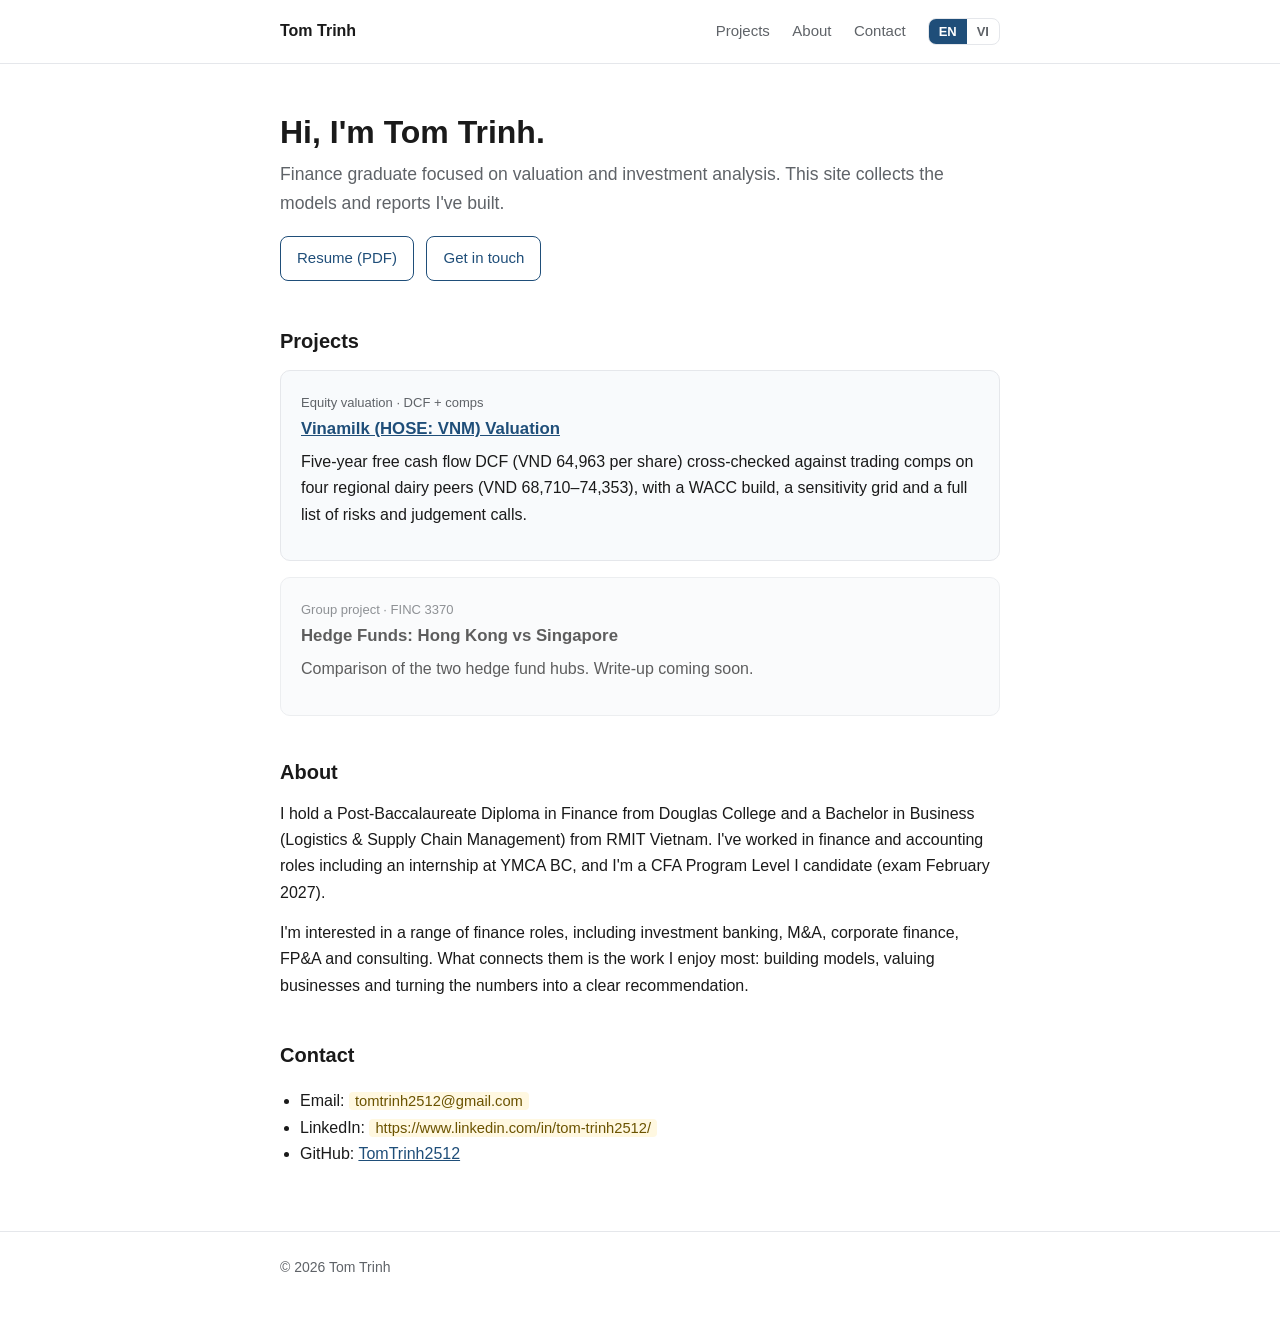
<file: index.html>
<!doctype html>
<html lang="en">
<head>
  <meta charset="utf-8">
  <meta name="viewport" content="width=device-width, initial-scale=1">
  <title data-en="Tom Trinh | Finance Portfolio" data-vi="Tom Trinh | Hồ sơ năng lực tài chính">Tom Trinh | Finance Portfolio</title>
  <meta name="description" content="Finance portfolio of Tom Trinh: valuation models, equity research and market analysis.">
  <link rel="stylesheet" href="style.css">
  <script src="script.js"></script>
</head>
<body>
  <header class="site">
    <div class="wrap">
      <a class="brand" href="index.html">Tom Trinh</a>
      <div class="right">
        <nav>
          <a href="#projects"><span class="en">Projects</span><span class="vi">Dự án</span></a>
          <a href="#about"><span class="en">About</span><span class="vi">Giới thiệu</span></a>
          <a href="#contact"><span class="en">Contact</span><span class="vi">Liên hệ</span></a>
        </nav>
        <div class="lang" role="group" aria-label="Language">
          <button type="button" data-lang="en">EN</button>
          <button type="button" data-lang="vi">VI</button>
        </div>
      </div>
    </div>
  </header>

  <main class="wrap">
    <!-- Hero -->
    <h1><span class="en">Hi, I'm Tom Trinh.</span><span class="vi">Xin chào, tôi là Tom Trinh.</span></h1>
    <p class="lead en">Finance graduate focused on valuation and investment analysis. This site collects the models and reports I've built.</p>
    <p class="lead vi">Cử nhân tài chính tập trung vào định giá và phân tích đầu tư. Trang web này tổng hợp các mô hình và báo cáo tôi đã xây dựng.</p>
    <p>
      <a class="btn" href="resume.pdf"><span class="en">Resume (PDF)</span><span class="vi">Sơ yếu lý lịch (PDF)</span></a>
      <a class="btn" href="#contact"><span class="en">Get in touch</span><span class="vi">Liên hệ</span></a>
    </p>

    <!-- Projects -->
    <h2 id="projects"><span class="en">Projects</span><span class="vi">Dự án</span></h2>
    <div class="cards">
      <div class="card">
        <span class="tag en">Equity valuation · DCF + comps</span>
        <span class="tag vi">Định giá cổ phiếu · DCF + so sánh</span>
        <h3>
          <a href="vinamilk.html"><span class="en">Vinamilk (HOSE: VNM) Valuation</span><span class="vi">Định giá Vinamilk (HOSE: VNM)</span></a>
        </h3>
        <p class="en">Five-year free cash flow DCF (VND 64,963 per share) cross-checked against trading comps on four regional dairy peers (VND 68,710–74,353), with a WACC build, a sensitivity grid and a full list of risks and judgement calls.</p>
        <p class="vi">Mô hình DCF dòng tiền tự do 5 năm (64.963 VND/cổ phiếu) đối chiếu với so sánh cùng ngành trên bốn công ty sữa trong khu vực (68.710–74.353 VND), cùng cách tính WACC, bảng độ nhạy và danh sách đầy đủ các rủi ro và điểm cần lưu ý.</p>
      </div>
      <div class="card soon">
        <span class="tag en">Group project · FINC 3370</span>
        <span class="tag vi">Dự án nhóm · FINC 3370</span>
        <h3><span class="en">Hedge Funds: Hong Kong vs Singapore</span><span class="vi">Quỹ phòng hộ: Hồng Kông và Singapore</span></h3>
        <p class="en">Comparison of the two hedge fund hubs. Write-up coming soon.</p>
        <p class="vi">So sánh hai trung tâm quỹ phòng hộ. Bài viết sẽ sớm được cập nhật.</p>
      </div>
    </div>

    <!-- About -->
    <h2 id="about"><span class="en">About</span><span class="vi">Giới thiệu</span></h2>
    <p class="en">I hold a Post-Baccalaureate Diploma in Finance from Douglas College and a Bachelor in Business (Logistics &amp; Supply Chain Management) from RMIT Vietnam. I've worked in finance and accounting roles including an internship at YMCA BC, and I'm a CFA Program Level I candidate (exam February 2027).</p>
    <p class="vi">Tôi có bằng Post-Baccalaureate Diploma về Tài chính tại Douglas College và bằng Cử nhân Kinh doanh (Logistics &amp; Quản lý chuỗi cung ứng) tại RMIT Việt Nam. Tôi từng làm các vị trí tài chính và kế toán, trong đó có thực tập tại YMCA BC, và đang là thí sinh CFA Level I (kỳ thi tháng 2/2027).</p>
    <p class="en">I'm interested in a range of finance roles, including investment banking, M&amp;A, corporate finance, FP&amp;A and consulting. What connects them is the work I enjoy most: building models, valuing businesses and turning the numbers into a clear recommendation.</p>
    <p class="vi">Tôi quan tâm đến nhiều vị trí trong ngành tài chính, bao gồm ngân hàng đầu tư, M&amp;A, tài chính doanh nghiệp, FP&amp;A và tư vấn. Điểm chung là công việc tôi thích nhất: xây dựng mô hình, định giá doanh nghiệp và biến các con số thành khuyến nghị rõ ràng.</p>

    <!-- Contact -->
    <h2 id="contact"><span class="en">Contact</span><span class="vi">Liên hệ</span></h2>
    <ul>
      <li>Email: <span class="todo">tomtrinh2512@gmail.com</span></li>
      <li>LinkedIn: <span class="todo">https://www.linkedin.com/in/tom-trinh2512/</span></li>
      <li>GitHub: <a href="https://github.com/TomTrinh2512">TomTrinh2512</a></li>
    </ul>
  </main>

  <footer>
    <div class="wrap">© 2026 Tom Trinh</div>
  </footer>
</body>
</html>
</file>
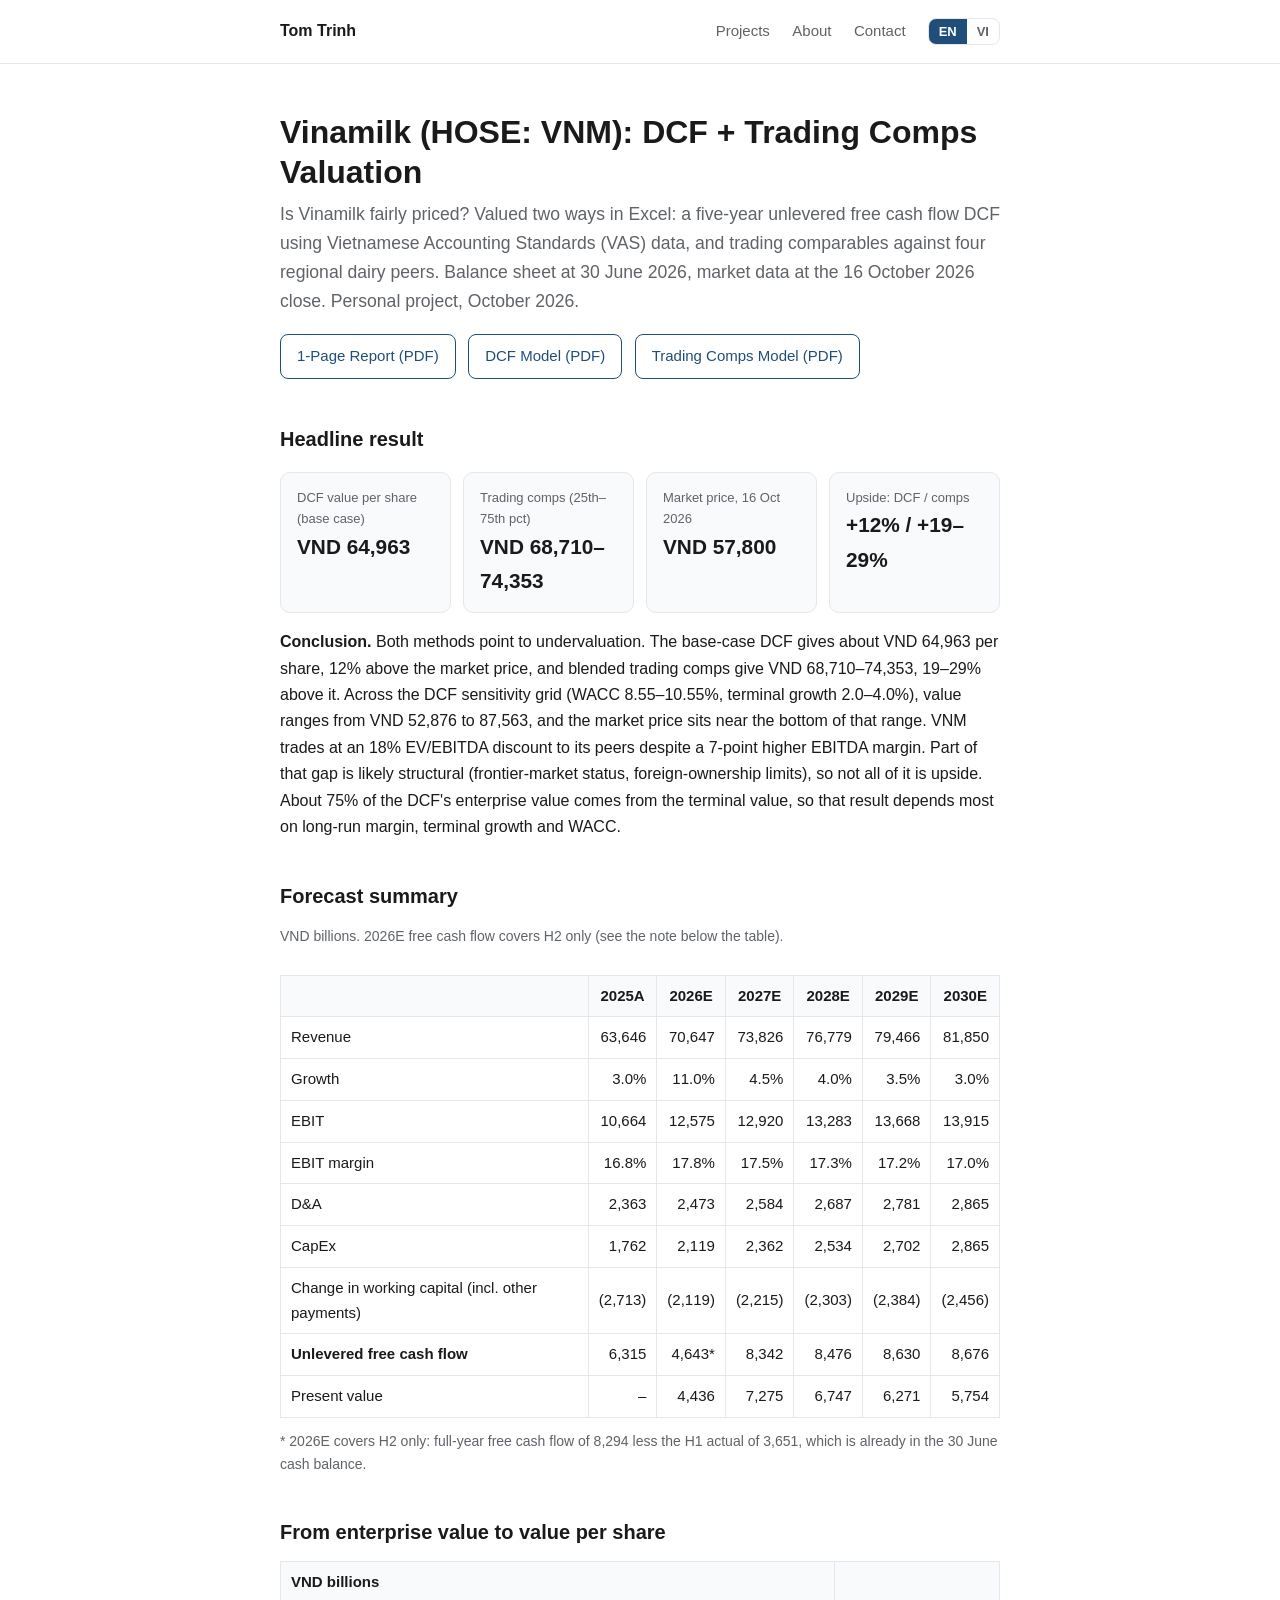
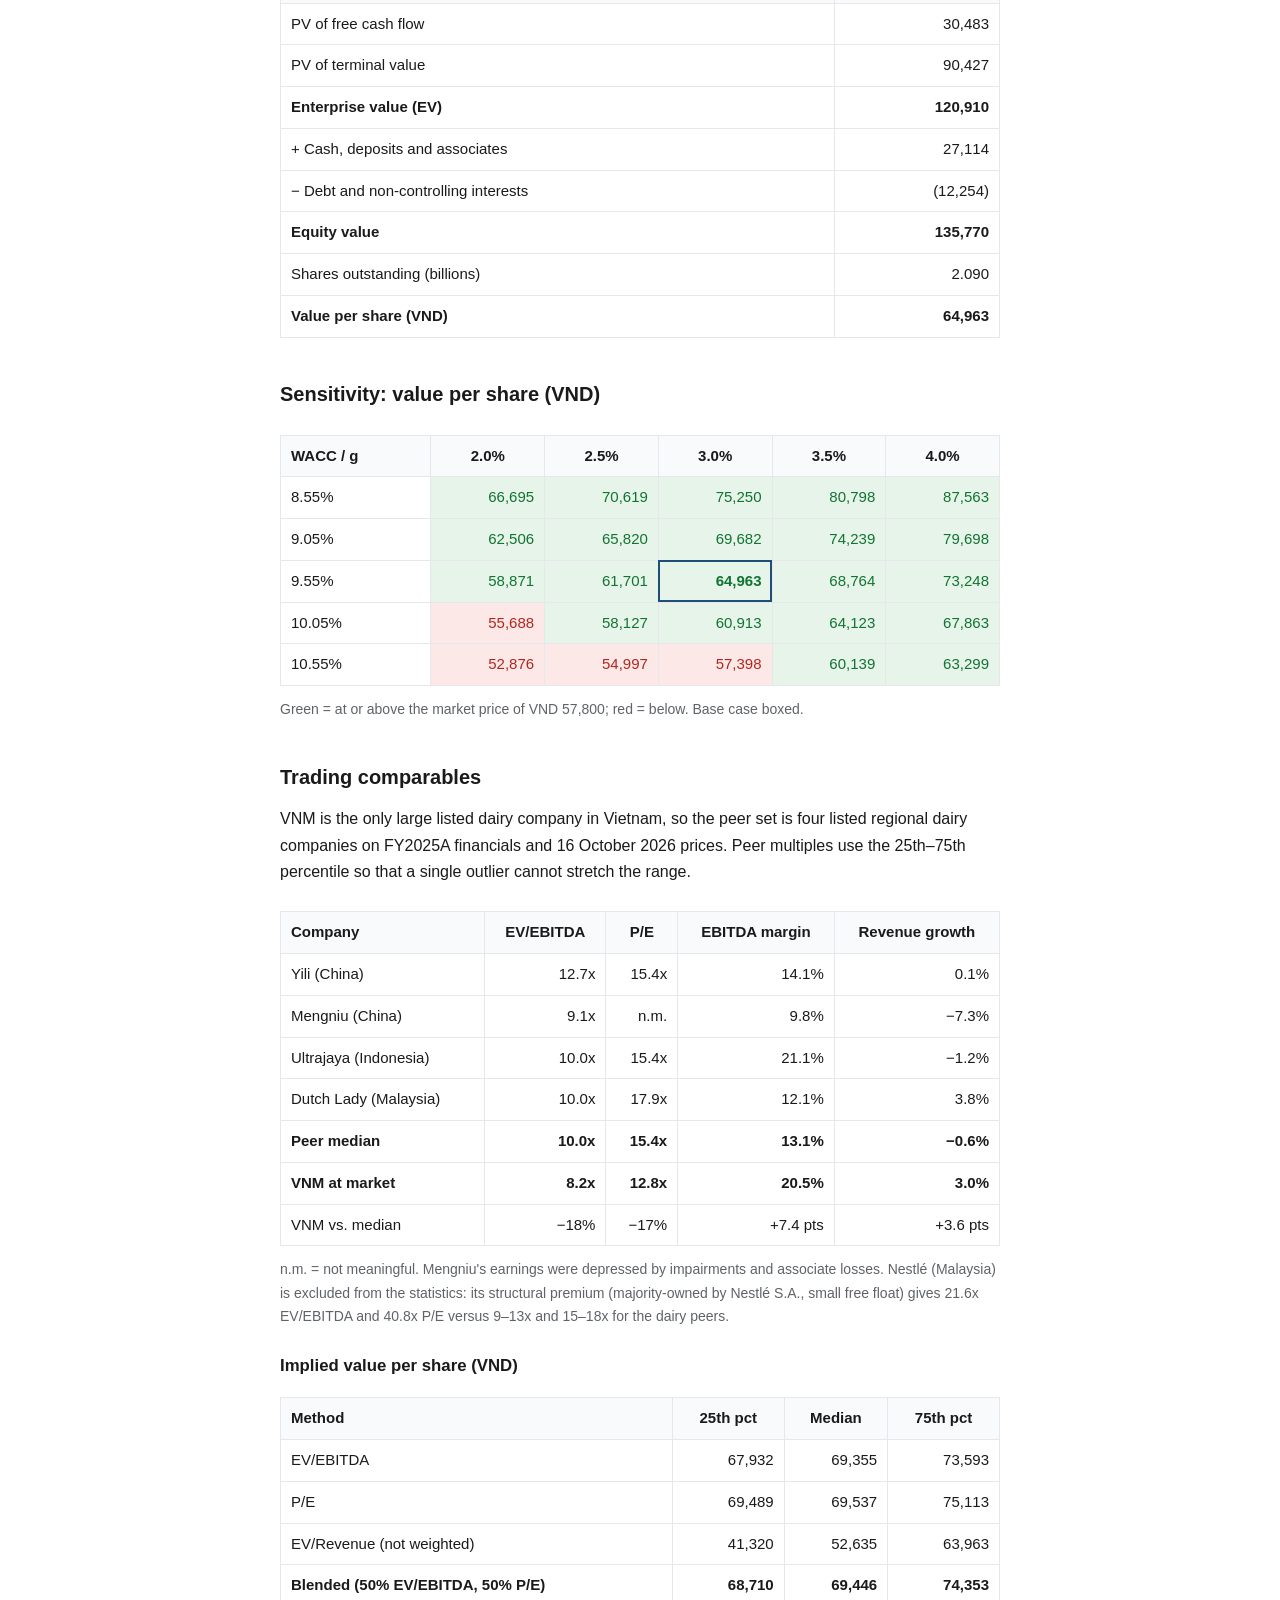
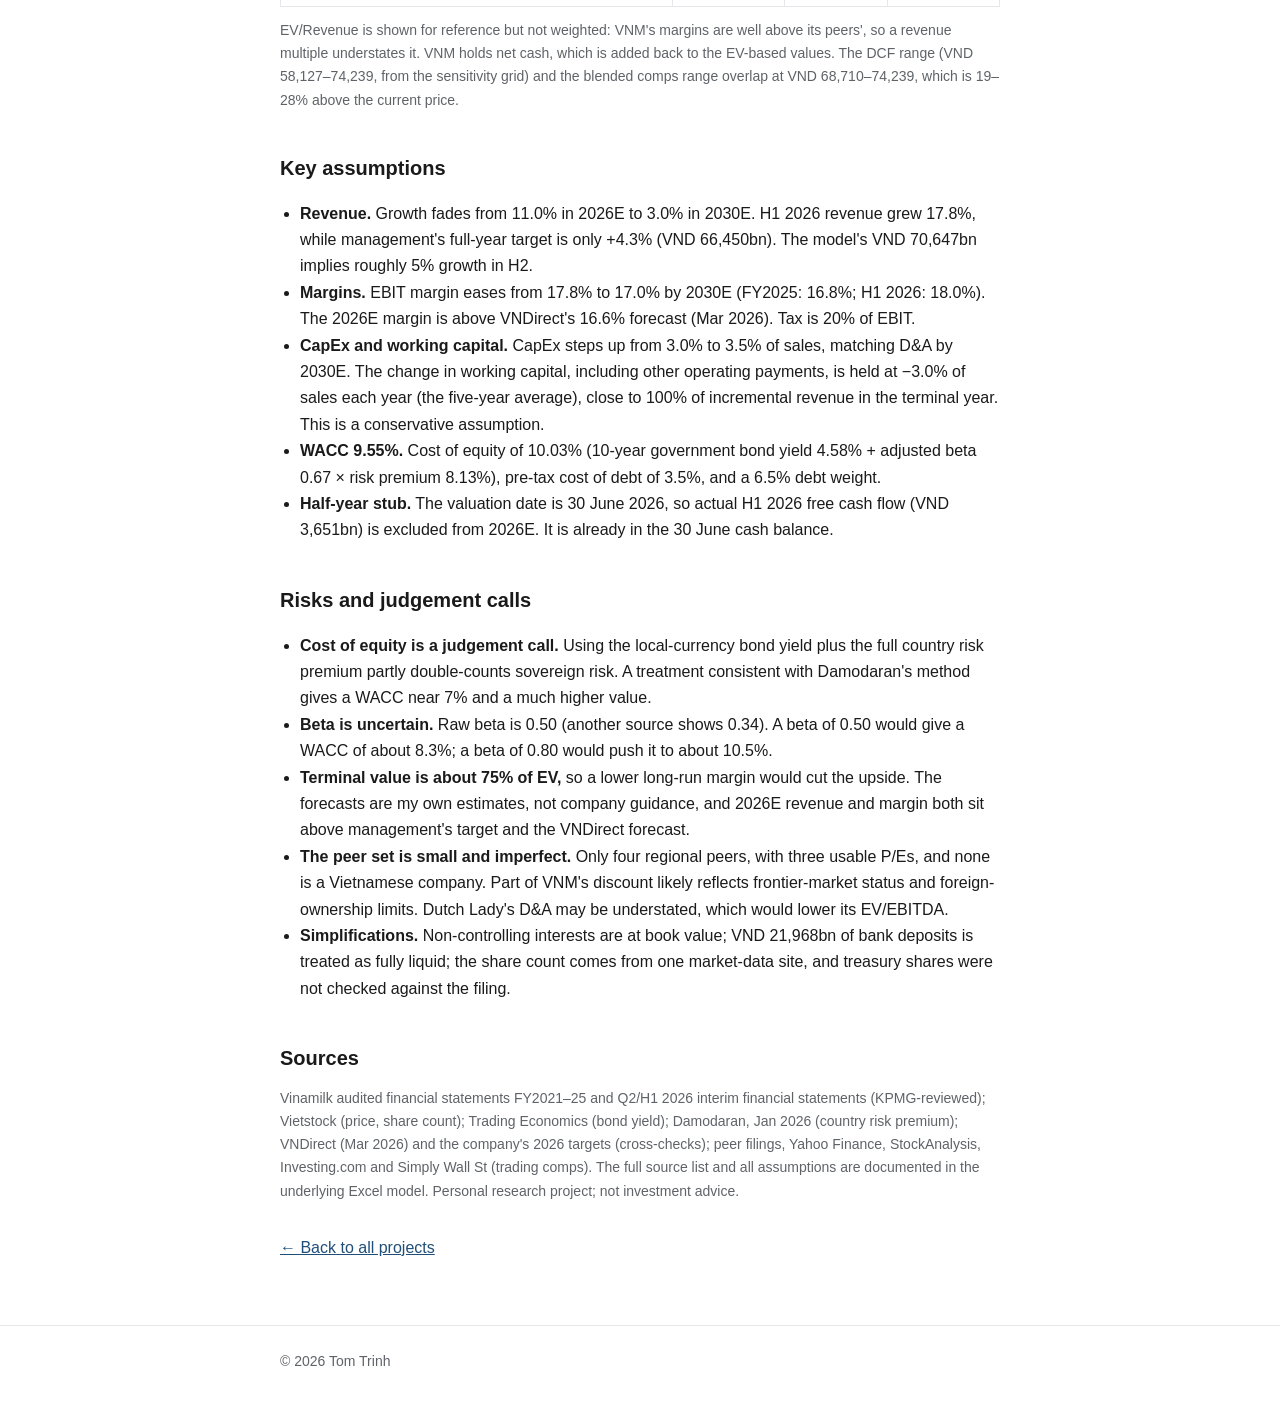
<file: vinamilk.html>
<!doctype html>
<html lang="en">
<head>
  <meta charset="utf-8">
  <meta name="viewport" content="width=device-width, initial-scale=1">
  <title data-en="Vinamilk Valuation | Tom Trinh" data-vi="Định giá Vinamilk | Tom Trinh">Vinamilk Valuation | Tom Trinh</title>
  <meta name="description" content="DCF and trading comps valuation of Vinamilk (HOSE: VNM): DCF VND 64,963 per share (+12%), trading comps VND 68,710–74,353 (+19–29%) vs a market price of VND 57,800.">
  <link rel="stylesheet" href="style.css">
  <script src="script.js"></script>
</head>
<body>
  <header class="site">
    <div class="wrap">
      <a class="brand" href="index.html">Tom Trinh</a>
      <div class="right">
        <nav>
          <a href="index.html#projects"><span class="en">Projects</span><span class="vi">Dự án</span></a>
          <a href="index.html#about"><span class="en">About</span><span class="vi">Giới thiệu</span></a>
          <a href="index.html#contact"><span class="en">Contact</span><span class="vi">Liên hệ</span></a>
        </nav>
        <div class="lang" role="group" aria-label="Language">
          <button type="button" data-lang="en">EN</button>
          <button type="button" data-lang="vi">VI</button>
        </div>
      </div>
    </div>
  </header>

  <main class="wrap">
    <h1>
      <span class="en">Vinamilk (HOSE: VNM): DCF + Trading Comps Valuation</span>
      <span class="vi">Vinamilk (HOSE: VNM): Định giá DCF + so sánh doanh nghiệp cùng ngành</span>
    </h1>
    <p class="lead en">Is Vinamilk fairly priced? Valued two ways in Excel: a five-year unlevered free cash flow DCF using Vietnamese Accounting Standards (VAS) data, and trading comparables against four regional dairy peers. Balance sheet at 30 June 2026, market data at the 16 October 2026 close. Personal project, October 2026.</p>
    <p class="lead vi">Vinamilk có đang được định giá hợp lý không? Định giá bằng hai phương pháp trên Excel: mô hình DCF 5 năm theo dòng tiền tự do doanh nghiệp (FCFF), dựa trên Chuẩn mực Kế toán Việt Nam (VAS) và so sánh doanh nghiệp cùng ngành với bốn công ty sữa trong khu vực. Bảng cân đối tại 30/06/2026, dữ liệu thị trường ngày 16/10/2026. Dự án cá nhân, tháng 10/2026.</p>
    <p>
      <a class="btn en" href="files/vinamilk-1-page-report-en.pdf">1-Page Report (PDF)</a>
      <a class="btn en" href="files/vinamilk-dcf-model-en.pdf">DCF Model (PDF)</a>
      <a class="btn en" href="files/vinamilk-trading-comps-en.pdf">Trading Comps Model (PDF)</a>
      <a class="btn vi" href="files/vinamilk-1-page-report-vi.pdf">Báo cáo 1 trang (PDF)</a>
      <a class="btn vi" href="files/vinamilk-dcf-model-vi.pdf">Mô hình DCF (PDF)</a>
      <a class="btn vi" href="files/vinamilk-trading-comps-vi.pdf">Mô hình so sánh cùng ngành (PDF)</a>
    </p>

    <!-- ========== HEADLINE ========== -->
    <h2><span class="en">Headline result</span><span class="vi">Kết quả chính</span></h2>
    <div class="stats en">
      <div class="stat"><div class="label">DCF value per share (base case)</div><div class="value">VND 64,963</div></div>
      <div class="stat"><div class="label">Trading comps (25th–75th pct)</div><div class="value">VND 68,710–74,353</div></div>
      <div class="stat"><div class="label">Market price, 16 Oct 2026</div><div class="value">VND 57,800</div></div>
      <div class="stat"><div class="label">Upside: DCF / comps</div><div class="value">+12% / +19–29%</div></div>
    </div>
    <div class="stats vi">
      <div class="stat"><div class="label">Giá trị DCF mỗi cổ phiếu (kịch bản cơ sở)</div><div class="value">VND 64.963</div></div>
      <div class="stat"><div class="label">So sánh cùng ngành (phân vị 25–75)</div><div class="value">VND 68.710–74.353</div></div>
      <div class="stat"><div class="label">Giá thị trường, 16/10/2026</div><div class="value">VND 57.800</div></div>
      <div class="stat"><div class="label">Tiềm năng tăng giá: DCF / so sánh</div><div class="value">+12% / +19–29%</div></div>
    </div>
    <p class="en"><strong>Conclusion.</strong> Both methods point to undervaluation. The base-case DCF gives about VND 64,963 per share, 12% above the market price, and blended trading comps give VND 68,710–74,353, 19–29% above it. Across the DCF sensitivity grid (WACC 8.55–10.55%, terminal growth 2.0–4.0%), value ranges from VND 52,876 to 87,563, and the market price sits near the bottom of that range. VNM trades at an 18% EV/EBITDA discount to its peers despite a 7-point higher EBITDA margin. Part of that gap is likely structural (frontier-market status, foreign-ownership limits), so not all of it is upside. About 75% of the DCF's enterprise value comes from the terminal value, so that result depends most on long-run margin, terminal growth and WACC.</p>
    <p class="vi"><strong>Kết luận.</strong> Cả hai phương pháp đều cho thấy cổ phiếu bị định giá thấp. DCF kịch bản cơ sở cho khoảng 64.963 VND/cổ phiếu, cao hơn giá thị trường 12%; so sánh cùng ngành (kết hợp) cho 68.710–74.353 VND, cao hơn 19–29%. Trong bảng độ nhạy DCF (WACC 8,55–10,55%, tăng trưởng dài hạn 2,0–4,0%), giá trị dao động từ 52.876 đến 87.563 VND và giá thị trường nằm gần cận dưới. VNM giao dịch với EV/EBITDA thấp hơn 18% so với nhóm cùng ngành dù biên EBITDA cao hơn 7 điểm phần trăm. Một phần chênh lệch này nhiều khả năng mang tính cấu trúc (thị trường cận biên, giới hạn sở hữu nước ngoài), nên không phải toàn bộ là dư địa tăng giá. Khoảng 75% giá trị doanh nghiệp theo DCF đến từ giá trị cuối kỳ, nên kết quả này phụ thuộc nhiều nhất vào biên lợi nhuận dài hạn, tốc độ tăng trưởng và WACC.</p>

    <!-- ========== FORECAST ========== -->
    <h2><span class="en">Forecast summary</span><span class="vi">Tóm tắt dự phóng</span></h2>

    <div class="en">
      <p class="note">VND billions. 2026E free cash flow covers H2 only (see the note below the table).</p>
      <div class="scroll">
      <table class="num">
        <tr><th class="left"></th><th>2025A</th><th>2026E</th><th>2027E</th><th>2028E</th><th>2029E</th><th>2030E</th></tr>
        <tr><td class="left">Revenue</td><td>63,646</td><td>70,647</td><td>73,826</td><td>76,779</td><td>79,466</td><td>81,850</td></tr>
        <tr><td class="left">Growth</td><td>3.0%</td><td>11.0%</td><td>4.5%</td><td>4.0%</td><td>3.5%</td><td>3.0%</td></tr>
        <tr><td class="left">EBIT</td><td>10,664</td><td>12,575</td><td>12,920</td><td>13,283</td><td>13,668</td><td>13,915</td></tr>
        <tr><td class="left">EBIT margin</td><td>16.8%</td><td>17.8%</td><td>17.5%</td><td>17.3%</td><td>17.2%</td><td>17.0%</td></tr>
        <tr><td class="left">D&amp;A</td><td>2,363</td><td>2,473</td><td>2,584</td><td>2,687</td><td>2,781</td><td>2,865</td></tr>
        <tr><td class="left">CapEx</td><td>1,762</td><td>2,119</td><td>2,362</td><td>2,534</td><td>2,702</td><td>2,865</td></tr>
        <tr><td class="left">Change in working capital (incl. other payments)</td><td>(2,713)</td><td>(2,119)</td><td>(2,215)</td><td>(2,303)</td><td>(2,384)</td><td>(2,456)</td></tr>
        <tr><td class="left"><strong>Unlevered free cash flow</strong></td><td>6,315</td><td>4,643*</td><td>8,342</td><td>8,476</td><td>8,630</td><td>8,676</td></tr>
        <tr><td class="left">Present value</td><td>–</td><td>4,436</td><td>7,275</td><td>6,747</td><td>6,271</td><td>5,754</td></tr>
      </table>
      </div>
      <p class="note">* 2026E covers H2 only: full-year free cash flow of 8,294 less the H1 actual of 3,651, which is already in the 30 June cash balance.</p>
    </div>

    <div class="vi">
      <p class="note">Tỷ VND. Dòng tiền tự do 2026E chỉ tính H2 (xem chú thích dưới bảng).</p>
      <div class="scroll">
      <table class="num">
        <tr><th class="left"></th><th>2025A</th><th>2026E</th><th>2027E</th><th>2028E</th><th>2029E</th><th>2030E</th></tr>
        <tr><td class="left">Doanh thu</td><td>63.646</td><td>70.647</td><td>73.826</td><td>76.779</td><td>79.466</td><td>81.850</td></tr>
        <tr><td class="left">Tăng trưởng</td><td>3,0%</td><td>11,0%</td><td>4,5%</td><td>4,0%</td><td>3,5%</td><td>3,0%</td></tr>
        <tr><td class="left">EBIT</td><td>10.664</td><td>12.575</td><td>12.920</td><td>13.283</td><td>13.668</td><td>13.915</td></tr>
        <tr><td class="left">Biên EBIT</td><td>16,8%</td><td>17,8%</td><td>17,5%</td><td>17,3%</td><td>17,2%</td><td>17,0%</td></tr>
        <tr><td class="left">Khấu hao (D&amp;A)</td><td>2.363</td><td>2.473</td><td>2.584</td><td>2.687</td><td>2.781</td><td>2.865</td></tr>
        <tr><td class="left">Chi đầu tư (CapEx)</td><td>1.762</td><td>2.119</td><td>2.362</td><td>2.534</td><td>2.702</td><td>2.865</td></tr>
        <tr><td class="left">Thay đổi vốn lưu động (gồm chi hoạt động khác)</td><td>(2.713)</td><td>(2.119)</td><td>(2.215)</td><td>(2.303)</td><td>(2.384)</td><td>(2.456)</td></tr>
        <tr><td class="left"><strong>Dòng tiền tự do</strong></td><td>6.315</td><td>4.643*</td><td>8.342</td><td>8.476</td><td>8.630</td><td>8.676</td></tr>
        <tr><td class="left">Hiện giá (PV)</td><td>–</td><td>4.436</td><td>7.275</td><td>6.747</td><td>6.271</td><td>5.754</td></tr>
      </table>
      </div>
      <p class="note">* 2026E chỉ tính H2: cả năm 8.294 trừ thực tế H1 3.651 (đã nằm trong số dư tiền tại 30/06).</p>
    </div>

    <!-- ========== EV BRIDGE ========== -->
    <h2><span class="en">From enterprise value to value per share</span><span class="vi">Từ giá trị doanh nghiệp đến giá trị mỗi cổ phiếu</span></h2>

    <div class="en">
      <table class="num">
        <tr><th class="left">VND billions</th><th></th></tr>
        <tr><td class="left">PV of free cash flow</td><td>30,483</td></tr>
        <tr><td class="left">PV of terminal value</td><td>90,427</td></tr>
        <tr><td class="left"><strong>Enterprise value (EV)</strong></td><td><strong>120,910</strong></td></tr>
        <tr><td class="left">+ Cash, deposits and associates</td><td>27,114</td></tr>
        <tr><td class="left">− Debt and non-controlling interests</td><td>(12,254)</td></tr>
        <tr><td class="left"><strong>Equity value</strong></td><td><strong>135,770</strong></td></tr>
        <tr><td class="left">Shares outstanding (billions)</td><td>2.090</td></tr>
        <tr><td class="left"><strong>Value per share (VND)</strong></td><td><strong>64,963</strong></td></tr>
      </table>
    </div>

    <div class="vi">
      <table class="num">
        <tr><th class="left">Tỷ VND</th><th></th></tr>
        <tr><td class="left">Hiện giá dòng tiền tự do</td><td>30.483</td></tr>
        <tr><td class="left">Hiện giá giá trị cuối kỳ</td><td>90.427</td></tr>
        <tr><td class="left"><strong>Giá trị doanh nghiệp (EV)</strong></td><td><strong>120.910</strong></td></tr>
        <tr><td class="left">+ Tiền, tiền gửi và công ty liên kết</td><td>27.114</td></tr>
        <tr><td class="left">− Nợ vay và lợi ích cổ đông không kiểm soát</td><td>(12.254)</td></tr>
        <tr><td class="left"><strong>Giá trị vốn chủ sở hữu</strong></td><td><strong>135.770</strong></td></tr>
        <tr><td class="left">Số cổ phiếu (tỷ)</td><td>2,090</td></tr>
        <tr><td class="left"><strong>Giá trị mỗi cổ phiếu (VND)</strong></td><td><strong>64.963</strong></td></tr>
      </table>
    </div>

    <!-- ========== SENSITIVITY ========== -->
    <h2><span class="en">Sensitivity: value per share (VND)</span><span class="vi">Độ nhạy: giá trị mỗi cổ phiếu (VND)</span></h2>

    <div class="en">
      <div class="scroll">
      <table class="num">
        <tr><th class="left">WACC / g</th><th>2.0%</th><th>2.5%</th><th>3.0%</th><th>3.5%</th><th>4.0%</th></tr>
        <tr><td class="left">8.55%</td><td class="g">66,695</td><td class="g">70,619</td><td class="g">75,250</td><td class="g">80,798</td><td class="g">87,563</td></tr>
        <tr><td class="left">9.05%</td><td class="g">62,506</td><td class="g">65,820</td><td class="g">69,682</td><td class="g">74,239</td><td class="g">79,698</td></tr>
        <tr><td class="left">9.55%</td><td class="g">58,871</td><td class="g">61,701</td><td class="g base">64,963</td><td class="g">68,764</td><td class="g">73,248</td></tr>
        <tr><td class="left">10.05%</td><td class="r">55,688</td><td class="g">58,127</td><td class="g">60,913</td><td class="g">64,123</td><td class="g">67,863</td></tr>
        <tr><td class="left">10.55%</td><td class="r">52,876</td><td class="r">54,997</td><td class="r">57,398</td><td class="g">60,139</td><td class="g">63,299</td></tr>
      </table>
      </div>
      <p class="note">Green = at or above the market price of VND 57,800; red = below. Base case boxed.</p>
    </div>

    <div class="vi">
      <div class="scroll">
      <table class="num">
        <tr><th class="left">WACC / g</th><th>2,0%</th><th>2,5%</th><th>3,0%</th><th>3,5%</th><th>4,0%</th></tr>
        <tr><td class="left">8,55%</td><td class="g">66.695</td><td class="g">70.619</td><td class="g">75.250</td><td class="g">80.798</td><td class="g">87.563</td></tr>
        <tr><td class="left">9,05%</td><td class="g">62.506</td><td class="g">65.820</td><td class="g">69.682</td><td class="g">74.239</td><td class="g">79.698</td></tr>
        <tr><td class="left">9,55%</td><td class="g">58.871</td><td class="g">61.701</td><td class="g base">64.963</td><td class="g">68.764</td><td class="g">73.248</td></tr>
        <tr><td class="left">10,05%</td><td class="r">55.688</td><td class="g">58.127</td><td class="g">60.913</td><td class="g">64.123</td><td class="g">67.863</td></tr>
        <tr><td class="left">10,55%</td><td class="r">52.876</td><td class="r">54.997</td><td class="r">57.398</td><td class="g">60.139</td><td class="g">63.299</td></tr>
      </table>
      </div>
      <p class="note">Xanh = bằng hoặc cao hơn giá thị trường 57.800 VND; đỏ = thấp hơn. Kịch bản cơ sở được đóng khung.</p>
    </div>

    <!-- ========== TRADING COMPS ========== -->
    <h2><span class="en">Trading comparables</span><span class="vi">So sánh doanh nghiệp cùng ngành</span></h2>

    <div class="en">
      <p>VNM is the only large listed dairy company in Vietnam, so the peer set is four listed regional dairy companies on FY2025A financials and 16 October 2026 prices. Peer multiples use the 25th–75th percentile so that a single outlier cannot stretch the range.</p>
      <div class="scroll">
      <table class="num">
        <tr><th class="left">Company</th><th>EV/EBITDA</th><th>P/E</th><th>EBITDA margin</th><th>Revenue growth</th></tr>
        <tr><td class="left">Yili (China)</td><td>12.7x</td><td>15.4x</td><td>14.1%</td><td>0.1%</td></tr>
        <tr><td class="left">Mengniu (China)</td><td>9.1x</td><td>n.m.</td><td>9.8%</td><td>−7.3%</td></tr>
        <tr><td class="left">Ultrajaya (Indonesia)</td><td>10.0x</td><td>15.4x</td><td>21.1%</td><td>−1.2%</td></tr>
        <tr><td class="left">Dutch Lady (Malaysia)</td><td>10.0x</td><td>17.9x</td><td>12.1%</td><td>3.8%</td></tr>
        <tr><td class="left"><strong>Peer median</strong></td><td><strong>10.0x</strong></td><td><strong>15.4x</strong></td><td><strong>13.1%</strong></td><td><strong>−0.6%</strong></td></tr>
        <tr><td class="left"><strong>VNM at market</strong></td><td><strong>8.2x</strong></td><td><strong>12.8x</strong></td><td><strong>20.5%</strong></td><td><strong>3.0%</strong></td></tr>
        <tr><td class="left">VNM vs. median</td><td>−18%</td><td>−17%</td><td>+7.4 pts</td><td>+3.6 pts</td></tr>
      </table>
      </div>
      <p class="note">n.m. = not meaningful. Mengniu's earnings were depressed by impairments and associate losses. Nestlé (Malaysia) is excluded from the statistics: its structural premium (majority-owned by Nestlé S.A., small free float) gives 21.6x EV/EBITDA and 40.8x P/E versus 9–13x and 15–18x for the dairy peers.</p>

      <h3>Implied value per share (VND)</h3>
      <div class="scroll">
      <table class="num">
        <tr><th class="left">Method</th><th>25th pct</th><th>Median</th><th>75th pct</th></tr>
        <tr><td class="left">EV/EBITDA</td><td>67,932</td><td>69,355</td><td>73,593</td></tr>
        <tr><td class="left">P/E</td><td>69,489</td><td>69,537</td><td>75,113</td></tr>
        <tr><td class="left">EV/Revenue (not weighted)</td><td>41,320</td><td>52,635</td><td>63,963</td></tr>
        <tr><td class="left"><strong>Blended (50% EV/EBITDA, 50% P/E)</strong></td><td><strong>68,710</strong></td><td><strong>69,446</strong></td><td><strong>74,353</strong></td></tr>
      </table>
      </div>
      <p class="note">EV/Revenue is shown for reference but not weighted: VNM's margins are well above its peers', so a revenue multiple understates it. VNM holds net cash, which is added back to the EV-based values. The DCF range (VND 58,127–74,239, from the sensitivity grid) and the blended comps range overlap at VND 68,710–74,239, which is 19–28% above the current price.</p>
    </div>

    <div class="vi">
      <p>VNM là công ty sữa niêm yết lớn duy nhất tại Việt Nam, nên nhóm so sánh gồm bốn công ty sữa niêm yết trong khu vực, dựa trên số liệu FY2025A và giá ngày 16/10/2026. Bội số của nhóm cùng ngành dùng khoảng phân vị 25–75 để một giá trị ngoại lệ không làm giãn khoảng giá trị.</p>
      <div class="scroll">
      <table class="num">
        <tr><th class="left">Công ty</th><th>EV/EBITDA</th><th>P/E</th><th>Biên EBITDA</th><th>Tăng trưởng doanh thu</th></tr>
        <tr><td class="left">Yili (Trung Quốc)</td><td>12,7x</td><td>15,4x</td><td>14,1%</td><td>0,1%</td></tr>
        <tr><td class="left">Mengniu (Trung Quốc)</td><td>9,1x</td><td>n.m.</td><td>9,8%</td><td>−7,3%</td></tr>
        <tr><td class="left">Ultrajaya (Indonesia)</td><td>10,0x</td><td>15,4x</td><td>21,1%</td><td>−1,2%</td></tr>
        <tr><td class="left">Dutch Lady (Malaysia)</td><td>10,0x</td><td>17,9x</td><td>12,1%</td><td>3,8%</td></tr>
        <tr><td class="left"><strong>Trung vị nhóm</strong></td><td><strong>10,0x</strong></td><td><strong>15,4x</strong></td><td><strong>13,1%</strong></td><td><strong>−0,6%</strong></td></tr>
        <tr><td class="left"><strong>VNM theo giá thị trường</strong></td><td><strong>8,2x</strong></td><td><strong>12,8x</strong></td><td><strong>20,5%</strong></td><td><strong>3,0%</strong></td></tr>
        <tr><td class="left">VNM so với trung vị</td><td>−18%</td><td>−17%</td><td>+7,4 điểm %</td><td>+3,6 điểm %</td></tr>
      </table>
      </div>
      <p class="note">n.m. = không có ý nghĩa. Lợi nhuận của Mengniu bị kéo thấp bởi chi phí suy giảm giá trị và lỗ từ công ty liên kết. Nestlé (Malaysia) không nằm trong thống kê: được định giá cao hơn do yếu tố cấu trúc (Nestlé S.A. sở hữu đa số, tỷ lệ cổ phiếu tự do chuyển nhượng nhỏ), với EV/EBITDA 21,6x và P/E 40,8x, so với 9–13x và 15–18x của các công ty sữa.</p>

      <h3>Giá trị ước tính mỗi cổ phiếu (VND)</h3>
      <div class="scroll">
      <table class="num">
        <tr><th class="left">Phương pháp</th><th>Phân vị 25</th><th>Trung vị</th><th>Phân vị 75</th></tr>
        <tr><td class="left">EV/EBITDA</td><td>67.932</td><td>69.355</td><td>73.593</td></tr>
        <tr><td class="left">P/E</td><td>69.489</td><td>69.537</td><td>75.113</td></tr>
        <tr><td class="left">EV/Doanh thu (không đưa vào tỷ trọng)</td><td>41.320</td><td>52.635</td><td>63.963</td></tr>
        <tr><td class="left"><strong>Kết hợp (50% EV/EBITDA, 50% P/E)</strong></td><td><strong>68.710</strong></td><td><strong>69.446</strong></td><td><strong>74.353</strong></td></tr>
      </table>
      </div>
      <p class="note">EV/Doanh thu chỉ để tham khảo, không đưa vào tỷ trọng: biên lợi nhuận của VNM cao hơn nhiều so với nhóm cùng ngành nên bội số doanh thu đánh giá thấp VNM. VNM có tiền ròng dương, được cộng lại vào các giá trị theo EV. Khoảng giá trị DCF (58.127–74.239 VND, lấy từ bảng độ nhạy) và khoảng so sánh kết hợp giao nhau ở 68.710–74.239 VND, cao hơn giá hiện tại 19–28%.</p>
    </div>

    <!-- ========== ASSUMPTIONS ========== -->
    <h2><span class="en">Key assumptions</span><span class="vi">Giả định chính</span></h2>

    <ul class="en">
      <li><strong>Revenue.</strong> Growth fades from 11.0% in 2026E to 3.0% in 2030E. H1 2026 revenue grew 17.8%, while management's full-year target is only +4.3% (VND 66,450bn). The model's VND 70,647bn implies roughly 5% growth in H2.</li>
      <li><strong>Margins.</strong> EBIT margin eases from 17.8% to 17.0% by 2030E (FY2025: 16.8%; H1 2026: 18.0%). The 2026E margin is above VNDirect's 16.6% forecast (Mar 2026). Tax is 20% of EBIT.</li>
      <li><strong>CapEx and working capital.</strong> CapEx steps up from 3.0% to 3.5% of sales, matching D&amp;A by 2030E. The change in working capital, including other operating payments, is held at −3.0% of sales each year (the five-year average), close to 100% of incremental revenue in the terminal year. This is a conservative assumption.</li>
      <li><strong>WACC 9.55%.</strong> Cost of equity of 10.03% (10-year government bond yield 4.58% + adjusted beta 0.67 × risk premium 8.13%), pre-tax cost of debt of 3.5%, and a 6.5% debt weight.</li>
      <li><strong>Half-year stub.</strong> The valuation date is 30 June 2026, so actual H1 2026 free cash flow (VND 3,651bn) is excluded from 2026E. It is already in the 30 June cash balance.</li>
    </ul>
    <ul class="vi">
      <li><strong>Doanh thu.</strong> Tăng trưởng giảm dần từ 11,0% (2026E) xuống 3,0% (2030E). Doanh thu H1 2026 tăng 17,8%, trong khi mục tiêu cả năm của ban lãnh đạo chỉ +4,3% (66.450 tỷ VND); mức 70.647 tỷ trong mô hình hàm ý H2 tăng khoảng 5%.</li>
      <li><strong>Biên lợi nhuận.</strong> Biên EBIT giảm từ 17,8% xuống 17,0% vào 2030E (FY2025: 16,8%; H1 2026: 18,0%). Biên 2026E cao hơn mức dự báo 16,6% của VNDirect (3/2026). Thuế 20% trên EBIT.</li>
      <li><strong>Chi đầu tư và vốn lưu động.</strong> CapEx tăng dần từ 3,0% lên 3,5% doanh thu, bằng khấu hao vào 2030E. Thay đổi vốn lưu động, gồm cả các khoản chi hoạt động khác, giữ ở −3,0% doanh thu mỗi năm (trung bình 5 năm), xấp xỉ 100% phần doanh thu tăng thêm ở năm cuối; đây là giả định thận trọng.</li>
      <li><strong>WACC 9,55%.</strong> Chi phí vốn chủ sở hữu 10,03% (lợi suất trái phiếu chính phủ 10 năm 4,58% + beta điều chỉnh 0,67 × phần bù rủi ro 8,13%); chi phí nợ trước thuế 3,5%; tỷ trọng nợ 6,5%.</li>
      <li><strong>Điều chỉnh kỳ nửa năm (stub period).</strong> Thời điểm định giá là 30/06/2026 nên dòng tiền tự do thực tế của H1 2026 (3.651 tỷ VND) được loại khỏi dự phóng 2026E, do đã được phản ánh trong số dư tiền tại ngày 30/06.</li>
    </ul>

    <!-- ========== RISKS ========== -->
    <h2><span class="en">Risks and judgement calls</span><span class="vi">Rủi ro và các điểm cần lưu ý</span></h2>

    <ul class="en">
      <li><strong>Cost of equity is a judgement call.</strong> Using the local-currency bond yield plus the full country risk premium partly double-counts sovereign risk. A treatment consistent with Damodaran's method gives a WACC near 7% and a much higher value.</li>
      <li><strong>Beta is uncertain.</strong> Raw beta is 0.50 (another source shows 0.34). A beta of 0.50 would give a WACC of about 8.3%; a beta of 0.80 would push it to about 10.5%.</li>
      <li><strong>Terminal value is about 75% of EV,</strong> so a lower long-run margin would cut the upside. The forecasts are my own estimates, not company guidance, and 2026E revenue and margin both sit above management's target and the VNDirect forecast.</li>
      <li><strong>The peer set is small and imperfect.</strong> Only four regional peers, with three usable P/Es, and none is a Vietnamese company. Part of VNM's discount likely reflects frontier-market status and foreign-ownership limits. Dutch Lady's D&amp;A may be understated, which would lower its EV/EBITDA.</li>
      <li><strong>Simplifications.</strong> Non-controlling interests are at book value; VND 21,968bn of bank deposits is treated as fully liquid; the share count comes from one market-data site, and treasury shares were not checked against the filing.</li>
    </ul>
    <ul class="vi">
      <li><strong>Chi phí vốn chủ sở hữu phụ thuộc vào cách tiếp cận.</strong> Việc cộng lợi suất trái phiếu chính phủ nội tệ với toàn bộ phần bù rủi ro quốc gia dẫn đến tính trùng một phần rủi ro chủ quyền. Nếu xử lý nhất quán theo phương pháp của Damodaran, WACC ở mức gần 7% và giá trị định giá cao hơn đáng kể.</li>
      <li><strong>Beta chưa chắc chắn.</strong> Beta thô là 0,50 (một nguồn khác cho 0,34). Beta 0,50 cho WACC khoảng 8,3%; beta 0,80 đẩy WACC lên khoảng 10,5%.</li>
      <li><strong>Giá trị cuối kỳ chiếm khoảng 75% EV,</strong> nên nếu biên lợi nhuận dài hạn thấp hơn dự kiến, tiềm năng tăng giá sẽ thu hẹp. Số liệu dự phóng là ước tính cá nhân, không phải kế hoạch (guidance) của doanh nghiệp; doanh thu và biên lợi nhuận 2026E đều cao hơn kế hoạch của ban lãnh đạo và dự báo của VNDirect.</li>
      <li><strong>Nhóm so sánh nhỏ và chưa hoàn hảo.</strong> Chỉ có bốn công ty trong khu vực, trong đó ba công ty có P/E dùng được, và không có công ty Việt Nam nào. Một phần mức chiết khấu của VNM nhiều khả năng phản ánh thị trường cận biên và giới hạn sở hữu nước ngoài. Khấu hao (D&amp;A) của Dutch Lady có thể bị ghi thấp, khiến EV/EBITDA của công ty này bị đánh giá cao hơn thực tế.</li>
      <li><strong>Đơn giản hóa.</strong> Lợi ích cổ đông không kiểm soát tính theo giá trị sổ sách; tiền gửi ngân hàng (21.968 tỷ VND) coi là thanh khoản hoàn toàn; số cổ phiếu lưu hành lấy từ một trang dữ liệu thị trường, chưa đối chiếu số lượng cổ phiếu quỹ với BCTC.</li>
    </ul>

    <!-- ========== SOURCES ========== -->
    <h2><span class="en">Sources</span><span class="vi">Nguồn</span></h2>
    <p class="note en">Vinamilk audited financial statements FY2021–25 and Q2/H1 2026 interim financial statements (KPMG-reviewed); Vietstock (price, share count); Trading Economics (bond yield); Damodaran, Jan 2026 (country risk premium); VNDirect (Mar 2026) and the company's 2026 targets (cross-checks); peer filings, Yahoo Finance, StockAnalysis, Investing.com and Simply Wall St (trading comps). The full source list and all assumptions are documented in the underlying Excel model. Personal research project; not investment advice.</p>
    <p class="note vi">Báo cáo tài chính kiểm toán FY2021–25 và báo cáo tài chính giữa niên độ Q2/H1 2026 (đã được KPMG soát xét) của Vinamilk; Vietstock (giá, số cổ phiếu); Trading Economics (lợi suất trái phiếu); Damodaran, 1/2026 (phần bù rủi ro quốc gia); VNDirect (3/2026) và mục tiêu 2026 của công ty (đối chiếu); báo cáo của các công ty cùng ngành, Yahoo Finance, StockAnalysis, Investing.com và Simply Wall St (so sánh cùng ngành). Danh sách đầy đủ và toàn bộ giả định được ghi trong file mô hình Excel gốc. Dự án nghiên cứu cá nhân; không phải khuyến nghị đầu tư.</p>

    <p style="margin-top:32px">
      <a class="en" href="index.html">← Back to all projects</a>
      <a class="vi" href="index.html">← Quay lại tất cả dự án</a>
    </p>
  </main>

  <footer>
    <div class="wrap">© 2026 Tom Trinh</div>
  </footer>
</body>
</html>
</file>
<file: style.css>
:root {
  --bg: #ffffff;
  --text: #1a1a1a;
  --muted: #5f6368;
  --line: #e5e7eb;
  --accent: #1f4e79;
  --card: #f8fafc;
}
@media (prefers-color-scheme: dark) {
  :root {
    --bg: #0f1419;
    --text: #e8eaed;
    --muted: #9aa0a6;
    --line: #2a313a;
    --accent: #7fb2e5;
    --card: #161c24;
  }
}
* { box-sizing: border-box; }
body {
  margin: 0;
  background: var(--bg);
  color: var(--text);
  font-family: -apple-system, BlinkMacSystemFont, "Segoe UI", Roboto, Helvetica, Arial, sans-serif;
  line-height: 1.65;
}

/* Language switching */
html[lang="en"] .vi { display: none !important; }
html[lang="vi"] .en { display: none !important; }

.wrap { max-width: 760px; margin: 0 auto; padding: 0 20px; }
header.site { border-bottom: 1px solid var(--line); }
header.site .wrap { display: flex; justify-content: space-between; align-items: center; padding-top: 18px; padding-bottom: 18px; gap: 12px; flex-wrap: wrap; }
header.site a.brand { font-weight: 700; color: var(--text); text-decoration: none; }
.right { display: flex; align-items: center; }
nav a { margin-left: 18px; color: var(--muted); text-decoration: none; font-size: 15px; }
nav a:hover { color: var(--accent); }
.lang { margin-left: 22px; display: inline-flex; border: 1px solid var(--line); border-radius: 8px; overflow: hidden; }
.lang button { background: transparent; color: var(--muted); border: 0; padding: 5px 10px; font-size: 13px; font-weight: 600; cursor: pointer; font-family: inherit; }
.lang button:hover { color: var(--accent); }
.lang button.active { background: var(--accent); color: var(--bg); }

h1 { font-size: 2rem; line-height: 1.25; margin: 48px 0 8px; }
h2 { font-size: 1.25rem; margin: 40px 0 12px; }
h3 { font-size: 1.05rem; margin: 24px 0 6px; }
p { margin: 0 0 14px; }
.lead { font-size: 1.1rem; color: var(--muted); }
a { color: var(--accent); }
.cards { display: grid; gap: 16px; margin-top: 12px; }
.card { border: 1px solid var(--line); background: var(--card); border-radius: 10px; padding: 18px 20px; }
.card h3 { margin-top: 0; }
.card .tag { font-size: 13px; color: var(--muted); }
.card.soon { opacity: 0.7; }
.stats { display: grid; grid-template-columns: repeat(auto-fit, minmax(150px, 1fr)); gap: 12px; margin: 16px 0; }
.stat { border: 1px solid var(--line); background: var(--card); border-radius: 10px; padding: 14px 16px; }
.stat .label { font-size: 13px; color: var(--muted); }
.stat .value { font-size: 1.3rem; font-weight: 700; }
.todo { background: #fff8e1; color: #6b5300; padding: 1px 6px; border-radius: 4px; font-size: 0.92em; }
@media (prefers-color-scheme: dark) { .todo { background: #3a3000; color: #ffd966; } }
table { border-collapse: collapse; width: 100%; font-size: 15px; margin: 12px 0; }
th, td { border: 1px solid var(--line); padding: 8px 10px; text-align: center; }
th { background: var(--card); }
table.num td { text-align: right; white-space: nowrap; }
table.num th { white-space: nowrap; }
td.left, th.left { text-align: left !important; white-space: normal !important; }
.scroll { overflow-x: auto; }
td.g { background: #e6f4ea; color: #137333; }
td.r { background: #fce8e6; color: #b3261e; }
td.base { outline: 2px solid var(--accent); outline-offset: -2px; font-weight: 700; }
@media (prefers-color-scheme: dark) {
  td.g { background: #12301c; color: #81c995; }
  td.r { background: #3a1613; color: #f28b82; }
}
.note { font-size: 14px; color: var(--muted); }
ul { padding-left: 20px; }
footer { border-top: 1px solid var(--line); margin-top: 64px; padding: 24px 0 40px; color: var(--muted); font-size: 14px; }
.btn { display: inline-block; padding: 9px 16px; border-radius: 8px; border: 1px solid var(--accent); color: var(--accent); text-decoration: none; margin: 4px 8px 4px 0; font-size: 15px; }
.btn:hover { background: var(--accent); color: var(--bg); }
</file>
